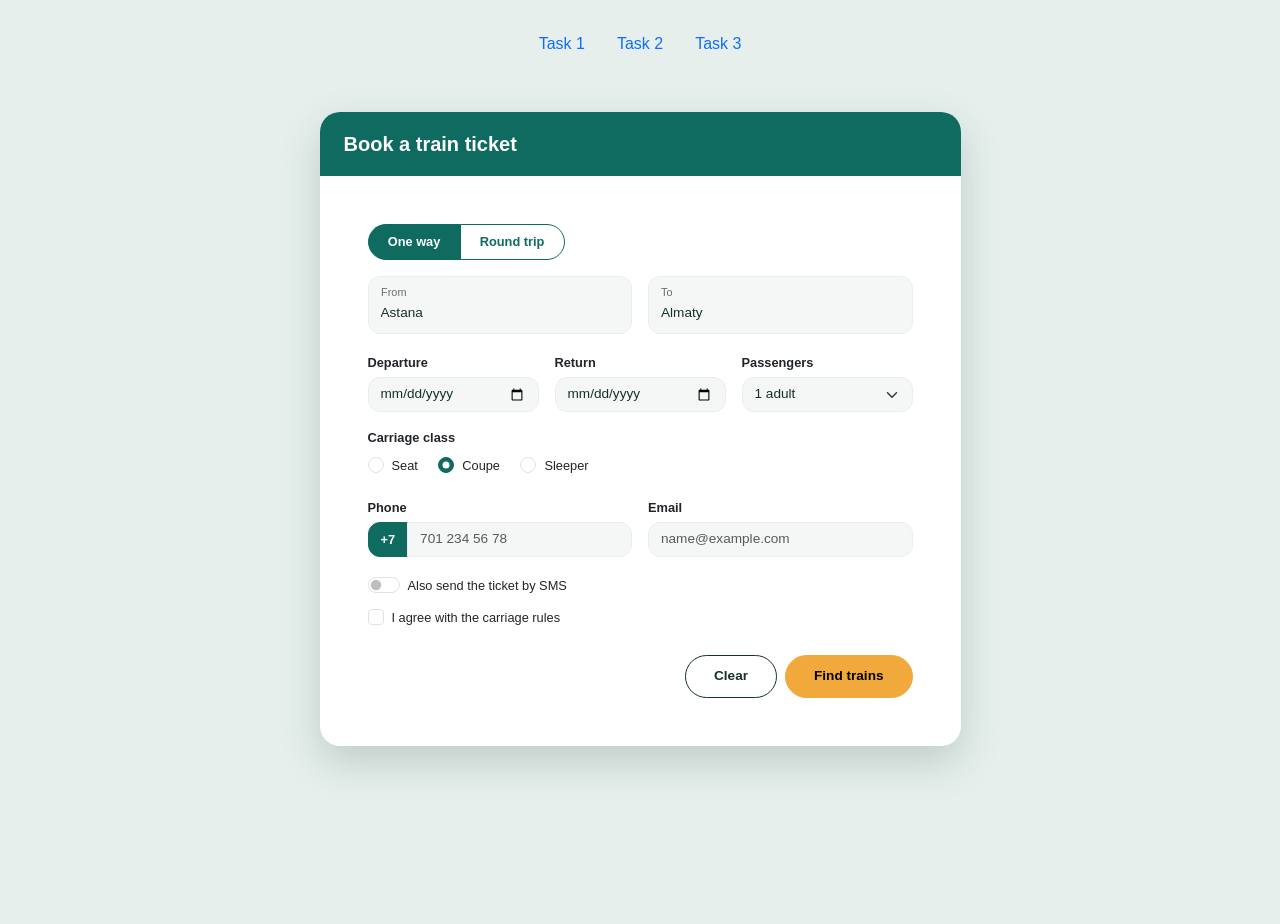
<file: task1.html>
<!doctype html>
<html lang="en">
<head>
  <meta charset="utf-8">
  <meta name="viewport" content="width=device-width, initial-scale=1">
  <title>Book a train ticket</title>
  <link href="https://cdn.jsdelivr.net/npm/bootstrap@5.3.3/dist/css/bootstrap.min.css" rel="stylesheet">
  <link href="css/task1.css" rel="stylesheet">
</head>
<body>
  <nav>
    <ul class="nav nav-pills justify-content-center mt-4">
        <li class="nav-item">
            <a class="nav-link" href="task1.html">Task 1</a>
        </li>
        <li class="nav-item">
            <a class="nav-link" href="task2.html">Task 2</a>
        </li>
        <li class="nav-item">
            <a class="nav-link" href="task3.html">Task 3</a>
        </li>
    </ul>
    </nav>
  <main class="container py-4 py-md-5">
    <div class="row justify-content-center">
      <div class="col-12 col-md-10 col-lg-8 col-xl-7">

        <section class="card booking">
          <h1 class="booking__header">Book a train ticket</h1>

          <form class="card-body p-3 p-md-4 p-lg-5" action="#" method="get">
            <div class="row g-3">

              <div class="col-12">
                <div class="trip d-inline-flex" role="group" aria-label="Trip type">
                  <input type="radio" class="btn-check" name="trip" id="trip-one" value="one-way" checked>
                  <label class="btn" for="trip-one">One way</label>
                  <input type="radio" class="btn-check" name="trip" id="trip-round" value="round-trip">
                  <label class="btn" for="trip-round">Round trip</label>
                </div>
              </div>

              <div class="col-12 col-md-6">
                <div class="form-floating">
                  <input type="text" class="form-control" id="from" name="from"
                         placeholder="Astana" autocomplete="off" required>
                  <label for="from">From</label>
                </div>
              </div>
              <div class="col-12 col-md-6">
                <div class="form-floating">
                  <input type="text" class="form-control" id="to" name="to"
                         placeholder="Almaty" autocomplete="off" required>
                  <label for="to">To</label>
                </div>
              </div>

              <div class="col-12 col-md-4">
                <label class="form-label" for="departure">Departure</label>
                <input type="date" class="form-control" id="departure" name="departure" required>
              </div>
              <div class="col-12 col-md-4">
                <label class="form-label" for="return">Return</label>
                <input type="date" class="form-control" id="return" name="return">
              </div>
              <div class="col-12 col-md-4">
                <label class="form-label" for="passengers">Passengers</label>
                <select class="form-select" id="passengers" name="passengers" required>
                  <option value="1" selected>1 adult</option>
                  <option value="2">2 adults</option>
                  <option value="3">3 adults</option>
                  <option value="4">4 adults</option>
                  <option value="5">5 adults</option>
                  <option value="6">6 adults</option>
                </select>
              </div>

              <fieldset class="col-12">
                <legend class="form-label">Carriage class</legend>
                <div class="form-check form-check-inline">
                  <input class="form-check-input" type="radio" name="carriage" id="seat" value="seat" required>
                  <label class="form-check-label" for="seat">Seat</label>
                </div>
                <div class="form-check form-check-inline">
                  <input class="form-check-input" type="radio" name="carriage" id="coupe" value="coupe" checked>
                  <label class="form-check-label" for="coupe">Coupe</label>
                </div>
                <div class="form-check form-check-inline">
                  <input class="form-check-input" type="radio" name="carriage" id="sleeper" value="sleeper">
                  <label class="form-check-label" for="sleeper">Sleeper</label>
                </div>
              </fieldset>

              <div class="col-12 col-md-6">
                <label class="form-label" for="phone">Phone</label>
                <div class="input-group">
                  <span class="input-group-text" aria-hidden="true">+7</span>
                  <input type="tel" class="form-control" id="phone" name="phone"
                         placeholder="701 234 56 78" autocomplete="tel-national"
                         pattern="\d{3} ?\d{3} ?\d{2} ?\d{2}"
                         title="10 digits, for example 701 234 56 78" required>
                </div>
              </div>

              <div class="col-12 col-md-6">
                <label class="form-label" for="email">Email</label>
                <input type="email" class="form-control" id="email" name="email"
                       placeholder="name@example.com" autocomplete="email" required>
              </div>

              <div class="col-12">
                <div class="form-check form-switch">
                  <input class="form-check-input" type="checkbox" role="switch" id="sms" name="sms">
                  <label class="form-check-label" for="sms">Also send the ticket by SMS</label>
                </div>
                <div class="form-check mt-2">
                  <input class="form-check-input" type="checkbox" id="rules" name="rules" required>
                  <label class="form-check-label" for="rules">I agree with the carriage rules</label>
                </div>
              </div>

              <div class="col-12">
                <div class="d-flex flex-column-reverse flex-md-row justify-content-md-end gap-2 mt-2">
                  <button type="reset" class="btn btn-clear">Clear</button>
                  <button type="submit" class="btn btn-find">Find trains</button>
                </div>
              </div>

            </div>
          </form>
        </section>

      </div>
    </div>
  </main>
</body>
</html>
</file>
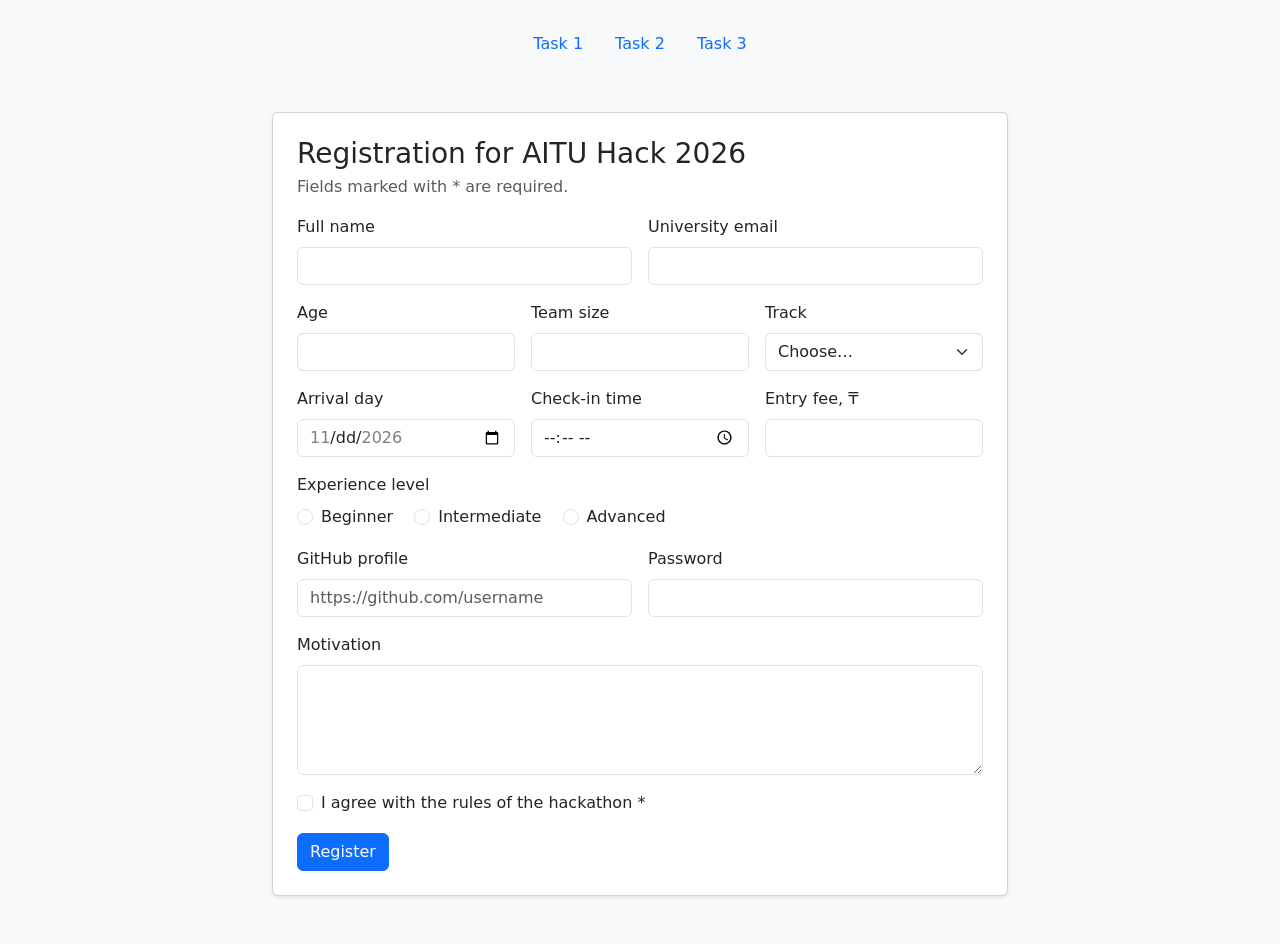
<file: task2.html>
<!doctype html>
<html lang="en">
<head>
  <meta charset="utf-8">
  <meta name="viewport" content="width=device-width, initial-scale=1">
  <title>Registration for AITU Hack 2026</title>
  <link href="https://cdn.jsdelivr.net/npm/bootstrap@5.3.3/dist/css/bootstrap.min.css" rel="stylesheet">
  <style>
    .form-control:user-invalid,
    .form-select:user-invalid {
      border-color: #dc3545;
      box-shadow: 0 0 0 .15rem rgba(220, 53, 69, .2);
    }
    .form-control:user-valid,
    .form-select:user-valid {
      border-color: #198754;
    }
    .form-control:user-invalid ~ .invalid-feedback,
    .form-select:user-invalid ~ .invalid-feedback,
    .form-check-input:user-invalid ~ .invalid-feedback,
    .radio-group:has(.form-check-input:user-invalid) .invalid-feedback {
      display: block;
    }
    .form-check-input:user-invalid ~ .form-check-label,
    .radio-group:has(.form-check-input:user-invalid) legend {
      color: #dc3545;
    }
  </style>
</head>
<body class="bg-light">
  <nav>
    <ul class="nav nav-pills justify-content-center mt-4">
        <li class="nav-item">
            <a class="nav-link" href="task1.html">Task 1</a>
        </li>
        <li class="nav-item">
            <a class="nav-link" href="task2.html">Task 2</a>
        </li>
        <li class="nav-item">
            <a class="nav-link" href="task3.html">Task 3</a>
        </li>
    </ul>
    </nav>
  <main class="container py-4 py-md-5">
    <div class="row justify-content-center">
      <div class="col-12 col-md-10 col-lg-8">
        <div class="card shadow-sm">
          <div class="card-body p-3 p-md-4">
            <h1 class="h3 mb-1">Registration for AITU Hack 2026</h1>
            <p class="text-body-secondary">Fields marked with * are required.</p>

            <form action="#" method="get">
              <div class="row g-3">

                <div class="col-12 col-md-6">
                  <label class="form-label" for="fullname">Full name</label>
                  <input type="text" class="form-control" id="fullname" name="fullname"
                         minlength="2" maxlength="40" autocomplete="name" required>
                  <div class="invalid-feedback">Enter 2–40 characters.</div>
                </div>

                <div class="col-12 col-md-6">
                  <label class="form-label" for="email">University email</label>
                  <input type="email" class="form-control" id="email" name="email"
                         autocomplete="email" required>
                  <div class="invalid-feedback">Enter a valid email, for example example@astanait.edu.kz.</div>
                </div>

                <div class="col-12 col-md-4">
                  <label class="form-label" for="age">Age</label>
                  <input type="number" class="form-control" id="age" name="age"
                         min="16" max="30" step="1" required>
                  <div class="invalid-feedback">Age must be a whole number from 16 to 30.</div>
                </div>

                <div class="col-12 col-md-4">
                  <label class="form-label" for="team">Team size</label>
                  <input type="number" class="form-control" id="team" name="team"
                         min="1" max="4" step="1" required>
                  <div class="invalid-feedback">Team size must be a whole number from 1 to 4.</div>
                </div>

                <div class="col-12 col-md-4">
                  <label class="form-label" for="track">Track </label>
                  <select class="form-select" id="track" name="track" required>
                    <option value="" selected>Choose…</option>
                    <option value="web">Web</option>
                    <option value="mobile">Mobile</option>
                    <option value="ai">AI</option>
                    <option value="gamedev">GameDev</option>
                  </select>
                  <div class="invalid-feedback">Choose a track.</div>
                </div>

                <div class="col-12 col-md-4">
                  <label class="form-label" for="arrival">Arrival day</label>
                  <input type="date" class="form-control" id="arrival" name="arrival"
                         min="2026-11-20" max="2026-11-22" required>
                  <div class="invalid-feedback">Choose a day from 20 to 22 November 2026.</div>
                </div>

                <div class="col-12 col-md-4">
                  <label class="form-label" for="checkin">Check-in time</label>
                  <input type="time" class="form-control" id="checkin" name="checkin"
                         min="09:00" max="18:00" step="1800" required>
                  <div class="invalid-feedback">Time from 09:00 to 18:00, every 30 minutes (09:00, 09:30, …).</div>
                </div>

                <div class="col-12 col-md-4">
                  <label class="form-label" for="fee">Entry fee, ₸</label>
                  <input type="number" class="form-control" id="fee" name="fee"
                         min="0" max="5000" step="500" required>
                  <div class="invalid-feedback">From 0 to 5000 ₸ in steps of 500 ₸.</div>
                </div>

                <fieldset class="col-12 radio-group">
                  <legend class="form-label fs-6">Experience level</legend>
                  <div class="form-check form-check-inline">
                    <input class="form-check-input" type="radio" name="level" id="lvl-beginner" value="beginner" required>
                    <label class="form-check-label" for="lvl-beginner">Beginner</label>
                  </div>
                  <div class="form-check form-check-inline">
                    <input class="form-check-input" type="radio" name="level" id="lvl-middle" value="intermediate">
                    <label class="form-check-label" for="lvl-middle">Intermediate</label>
                  </div>
                  <div class="form-check form-check-inline">
                    <input class="form-check-input" type="radio" name="level" id="lvl-advanced" value="advanced">
                    <label class="form-check-label" for="lvl-advanced">Advanced</label>
                  </div>
                  <div class="invalid-feedback">Choose your experience level.</div>
                </fieldset>

                <div class="col-12 col-md-6">
                  <label class="form-label" for="github">GitHub profile</label>
                  <input type="url" class="form-control" id="github" name="github"
                         placeholder="https://github.com/username">
                  <div class="invalid-feedback">Enter a full link, for example https://github.com/username.</div>
                </div>

                <div class="col-12 col-md-6">
                  <label class="form-label" for="password">Password </label>
                  <input type="password" class="form-control" id="password" name="password"
                         minlength="8" maxlength="20" autocomplete="new-password" required>
                  <div class="invalid-feedback">Password must have 8–20 characters.</div>
                </div>

                <div class="col-12">
                  <label class="form-label" for="motivation">Motivation</label>
                  <textarea class="form-control" id="motivation" name="motivation" rows="4"
                            minlength="50" maxlength="300" required></textarea>
                  <div class="invalid-feedback">Write 50–300 characters.</div>
                </div>
                
                <div class="col-12">
                  <div class="form-check">
                    <input class="form-check-input" type="checkbox" id="rules" name="rules" required>
                    <label class="form-check-label" for="rules">I agree with the rules of the hackathon *</label>
                    <div class="invalid-feedback">You must agree with the rules.</div>
                  </div>
                </div>

                <div class="col-12">
                  <button type="submit" class="btn btn-primary">Register</button>
                </div>

              </div>
            </form>
          </div>
        </div>
      </div>
    </div>
  </main>
</body>
</html>
</file>
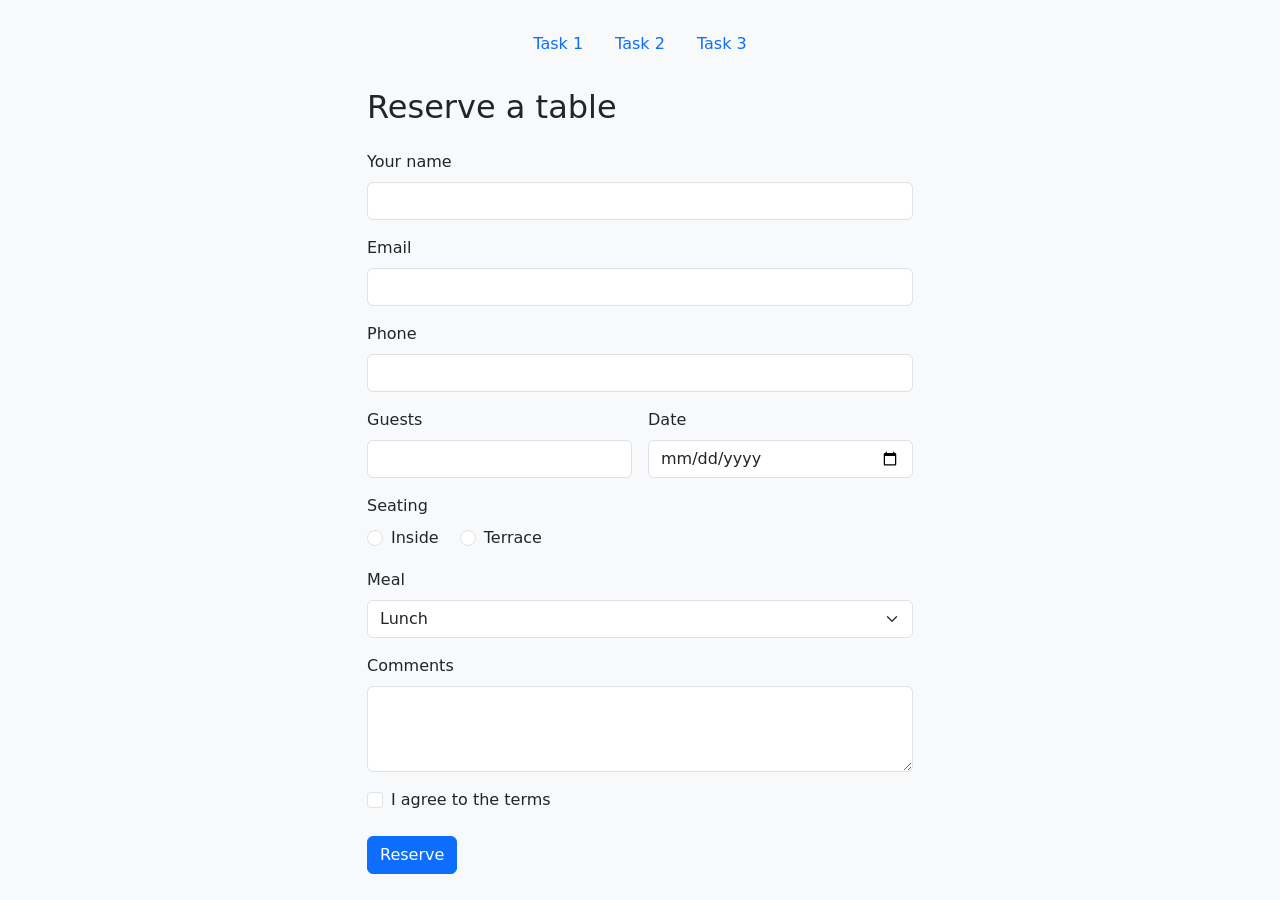
<file: task3.html>
<!doctype html>
<html lang="en">
<head>
  <meta charset="utf-8">
  <meta name="viewport" content="width=device-width, initial-scale=1">
  <title>Reserve a table</title>
  <link href="https://cdn.jsdelivr.net/npm/bootstrap@5.3.3/dist/css/bootstrap.min.css" rel="stylesheet">
</head>
<body class="bg-light">
  <nav>
    <ul class="nav nav-pills justify-content-center mt-4">
        <li class="nav-item">
            <a class="nav-link" href="task1.html">Task 1</a>
        </li>
        <li class="nav-item">
            <a class="nav-link" href="task2.html">Task 2</a>
        </li>
        <li class="nav-item">
            <a class="nav-link" href="task3.html">Task 3</a>
        </li>
    </ul>
    </nav>
  <main class="container py-4">
    <div class="row justify-content-center">
      <div class="col-12 col-md-8 col-lg-6">
        <h1 class="h2 mb-4">Reserve a table</h1>

        <form action="#" method="post">

          <div class="mb-3">
            <label class="form-label" for="name">Your name</label>
            <input type="text" class="form-control" id="name" name="name" autocomplete="name" required>
          </div>

          <div class="mb-3">
            <label class="form-label" for="email">Email</label>
            <input type="email" class="form-control" id="email" name="email" autocomplete="email" required>
          </div>

          <div class="mb-3">
            <label class="form-label" for="phone">Phone</label>
            <input type="tel" class="form-control" id="phone" name="phone" autocomplete="tel" required>
          </div>

          <div class="row g-3 mb-3">
            <div class="col-12 col-sm-6">
              <label class="form-label" for="guests">Guests</label>
              <input type="number" class="form-control" id="guests" name="guests"
                     min="1" max="20" step="1" required>
            </div>
            <div class="col-12 col-sm-6">
              <label class="form-label" for="date">Date</label>
              <input type="date" class="form-control" id="date" name="date" required>
            </div>
          </div>

          <fieldset class="mb-3">
            <legend class="form-label fs-6">Seating</legend>
            <div class="form-check form-check-inline">
              <input class="form-check-input" type="radio" name="seating" id="seating-inside" value="inside" required>
              <label class="form-check-label" for="seating-inside">Inside</label>
            </div>
            <div class="form-check form-check-inline">
              <input class="form-check-input" type="radio" name="seating" id="seating-terrace" value="terrace">
              <label class="form-check-label" for="seating-terrace">Terrace</label>
            </div>
          </fieldset>

          <div class="mb-3">
            <label class="form-label" for="meal">Meal</label>
            <select class="form-select" id="meal" name="meal" required>
              <option value="lunch">Lunch</option>
              <option value="dinner">Dinner</option>
            </select>
          </div>

          <div class="mb-3">
            <label class="form-label" for="comments">Comments</label>
            <textarea class="form-control" id="comments" name="comments" rows="3"></textarea>
          </div>

          <div class="form-check mb-4">
            <input class="form-check-input" type="checkbox" id="terms" name="terms" required>
            <label class="form-check-label" for="terms">I agree to the terms</label>
          </div>

          <button type="submit" class="btn btn-primary">Reserve</button>
        </form>
      </div>
    </div>
  </main>
</body>
</html>
</file>
<file: css/task1.css>
:root {
  --green: #0F6B5F;
  --amber: #F2A93B;
  --ink:   #16302B;
  --soft:  #F4F7F5;
  --line:  #E6EFEC;
}

body {
  font-family: 'Montserrat', sans-serif;
  background: var(--line);
  color: var(--ink);
  min-height: 100vh;
}

.booking {
  border: 0;
  border-radius: 1.25rem;
  overflow: hidden;
  background: #fff;
  box-shadow: 0 1rem 2.5rem rgba(22, 48, 43, .18);
}
.booking__header {
  margin: 0;
  padding: 1.25rem 1.5rem;
  background: var(--green);
  color: #fff;
  font-size: 1.25rem;
  font-weight: 700;
}

.form-label,
legend.form-label {
  float: none;
  font-size: .8rem;
  font-weight: 600;
  margin-bottom: .35rem;
}

.form-control,
.form-select {
  background-color: var(--soft);
  border: 1px solid var(--line);
  border-radius: .75rem;
  color: var(--ink);
  font-size: .85rem;
}
.form-control:focus,
.form-select:focus {
  background-color: #fff;
  border-color: var(--green);
  box-shadow: 0 0 0 .2rem rgba(15, 107, 95, .2);
}

.form-floating > .form-control {
  padding-top: 1.625rem;
  padding-bottom: .625rem;
}
.form-floating > .form-control::placeholder {
  color: var(--ink);
  opacity: 1;
}
.form-floating > label {
  transform: scale(.85) translateY(-.5rem) translateX(.15rem);
  opacity: .65;
  font-size: .8rem;
}
.form-floating > .form-control ~ label::after {
  background-color: transparent !important;
}

.trip .btn {
  background: #fff;
  border: 1px solid var(--green);
  border-radius: 0;
  color: var(--green);
  font-size: .8rem;
  font-weight: 600;
  padding: .45rem 1.2rem;
}
.trip .btn-check:first-child + .btn { border-radius: 2rem 0 0 2rem; }
.trip .btn-check:last-of-type + .btn { border-radius: 0 2rem 2rem 0; margin-left: -1px; }
.trip .btn-check:checked + .btn {
  background: var(--green);
  border-color: var(--green);
  color: #fff;
}
.trip .btn-check:focus-visible + .btn {
  outline: 3px solid var(--amber);
  outline-offset: 2px;
}

.form-check-label { font-size: .8rem; }
.form-check-input:checked {
  background-color: var(--green);
  border-color: var(--green);
}
.form-check-input:focus {
  border-color: var(--green);
  box-shadow: 0 0 0 .2rem rgba(15, 107, 95, .25);
}

.input-group-text {
  background: var(--green);
  border: 1px solid var(--green);
  border-radius: .75rem; 
  color: #fff;
  font-size: .8rem;
  font-weight: 700;
}


.btn-find,
.btn-clear {
  border-radius: 2rem;
  font-size: .85rem;
  font-weight: 700;
  padding: .65rem 1.75rem;
}
.btn-find {
  background: var(--amber);
  border: 1px solid var(--amber);
  color: #000000;
}
.btn-find:hover,
.btn-find:active {
  background: #e29a2c;
  border-color: #e29a2c;
  color: #fff;
}
.btn-clear {
  background: #fff;
  border: 1px solid var(--ink);
  color: var(--ink);
  font-weight: 600;
}
.btn-clear:hover,
.btn-clear:active {
  background: var(--line);
  border-color: var(--ink);
  color: var(--ink);
}
.btn-find:focus-visible,
.btn-clear:focus-visible {
  outline: 3px solid var(--green);
  outline-offset: 2px;
  box-shadow: none;
}
</file>
